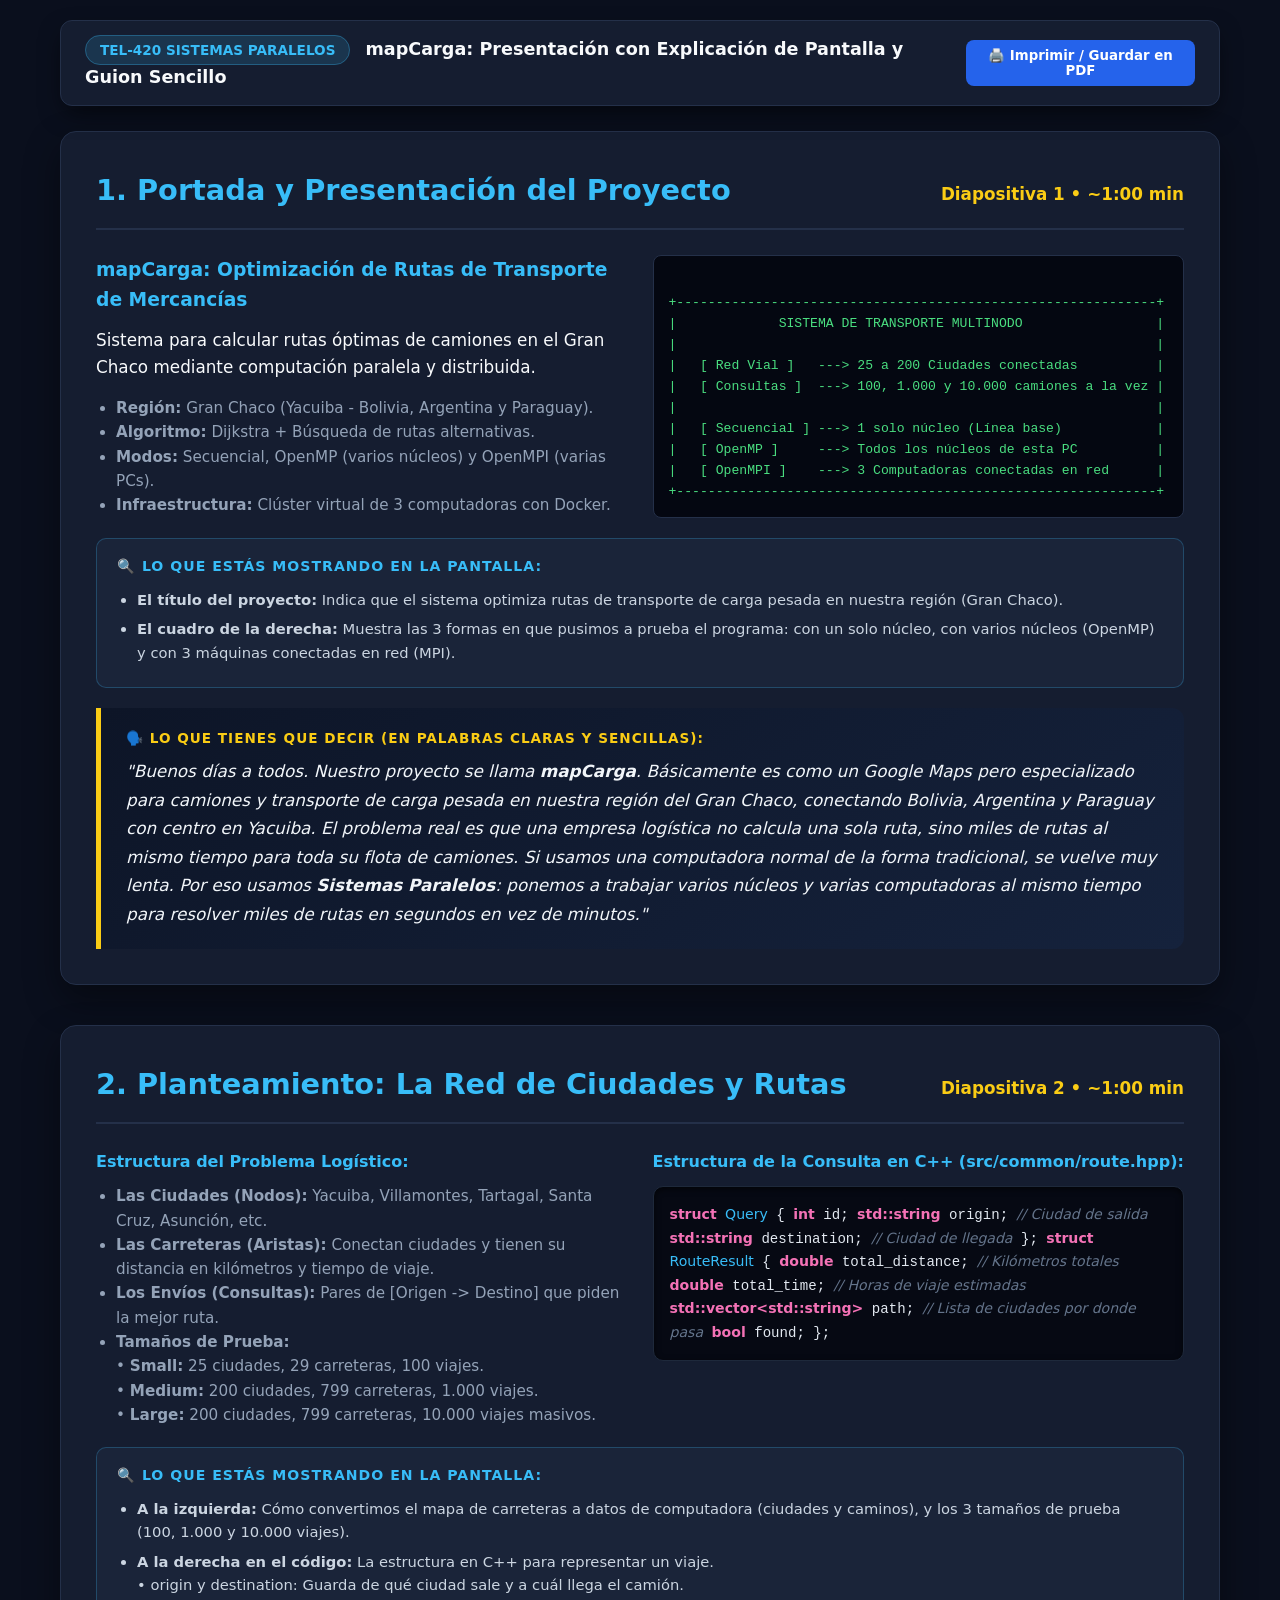
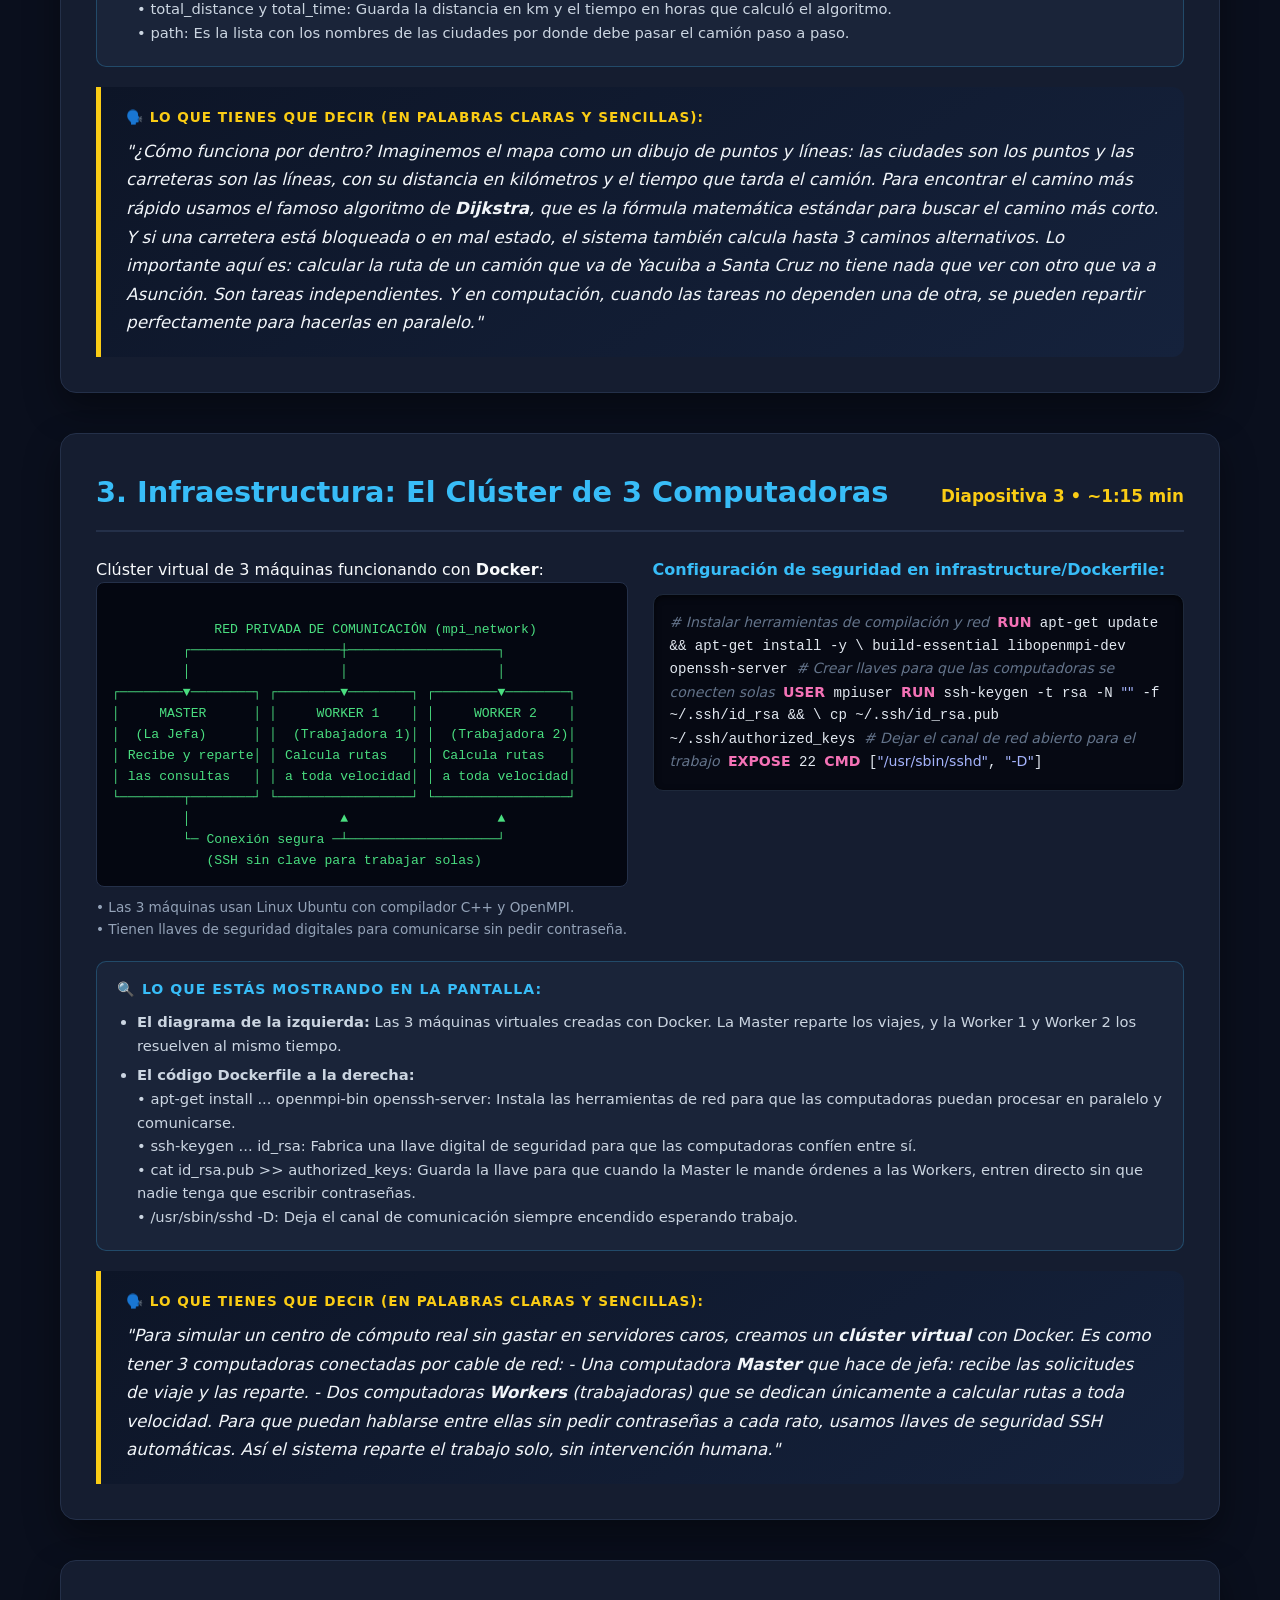
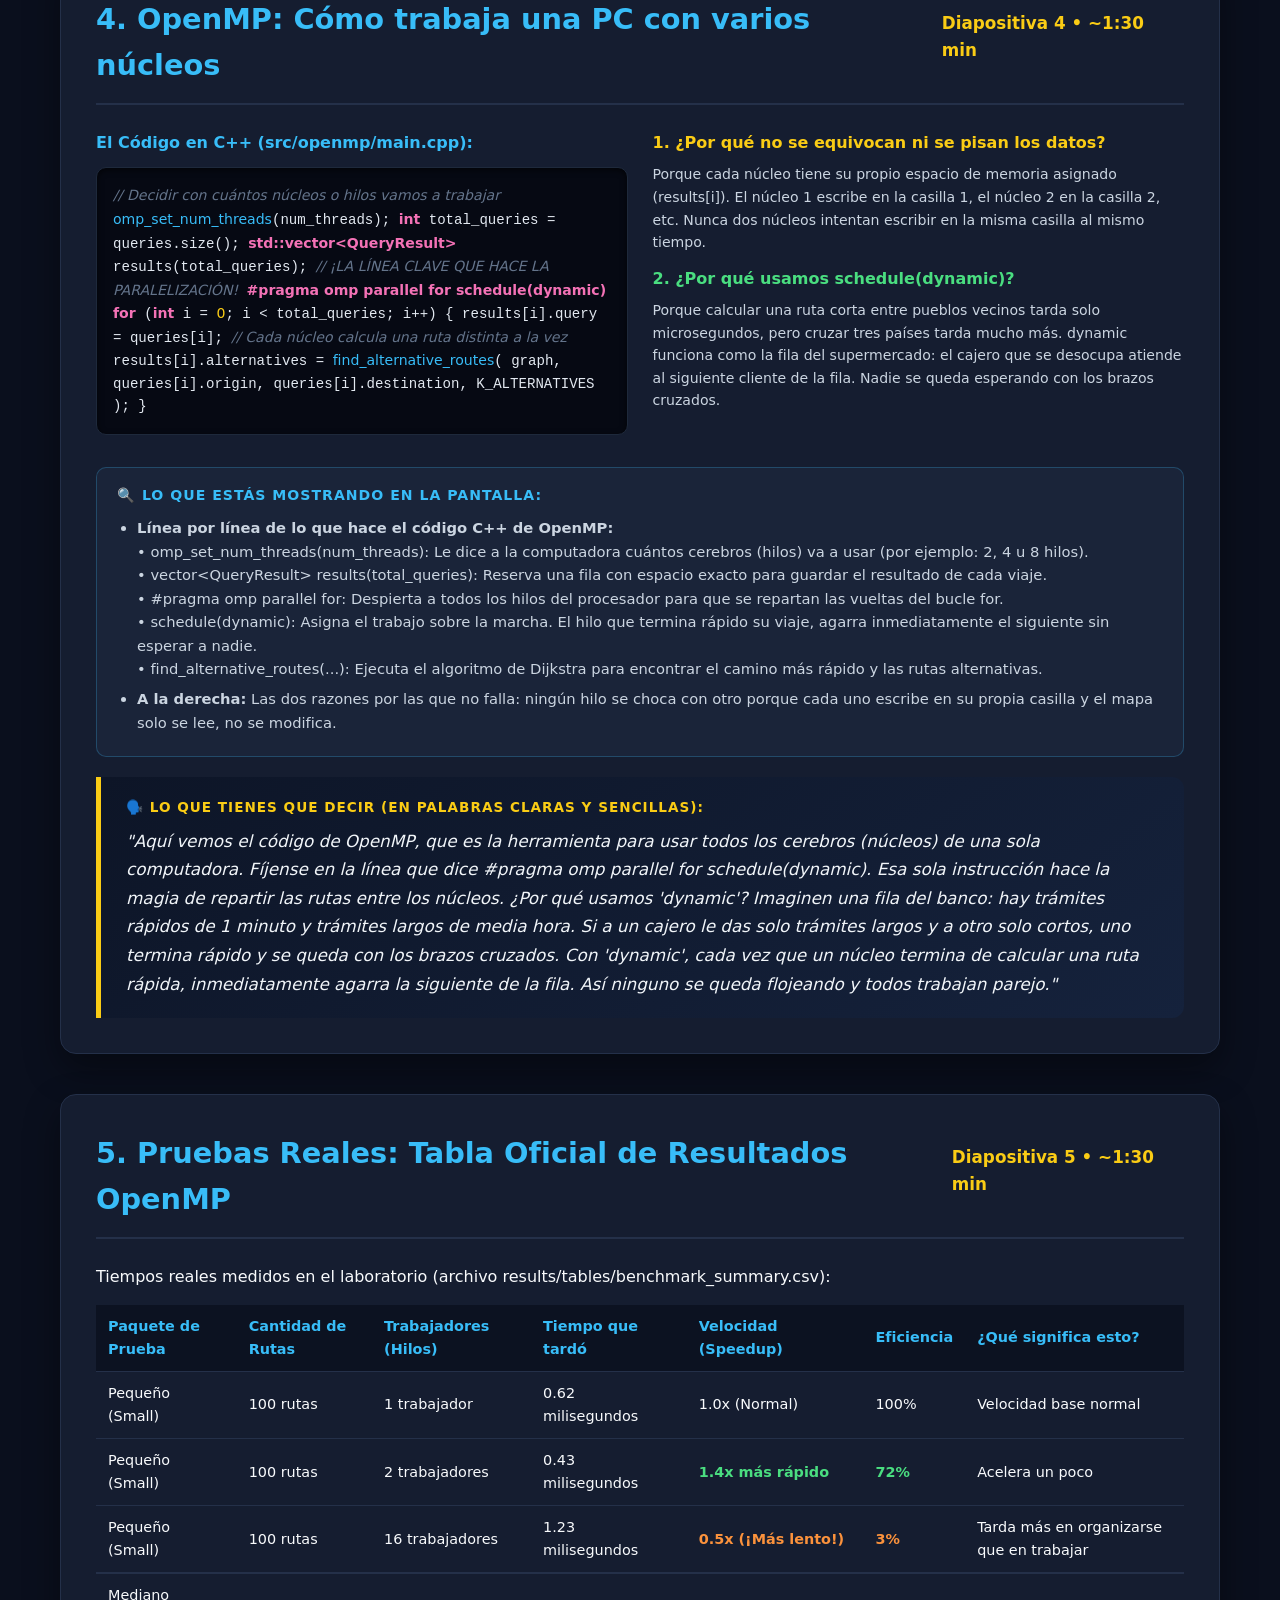
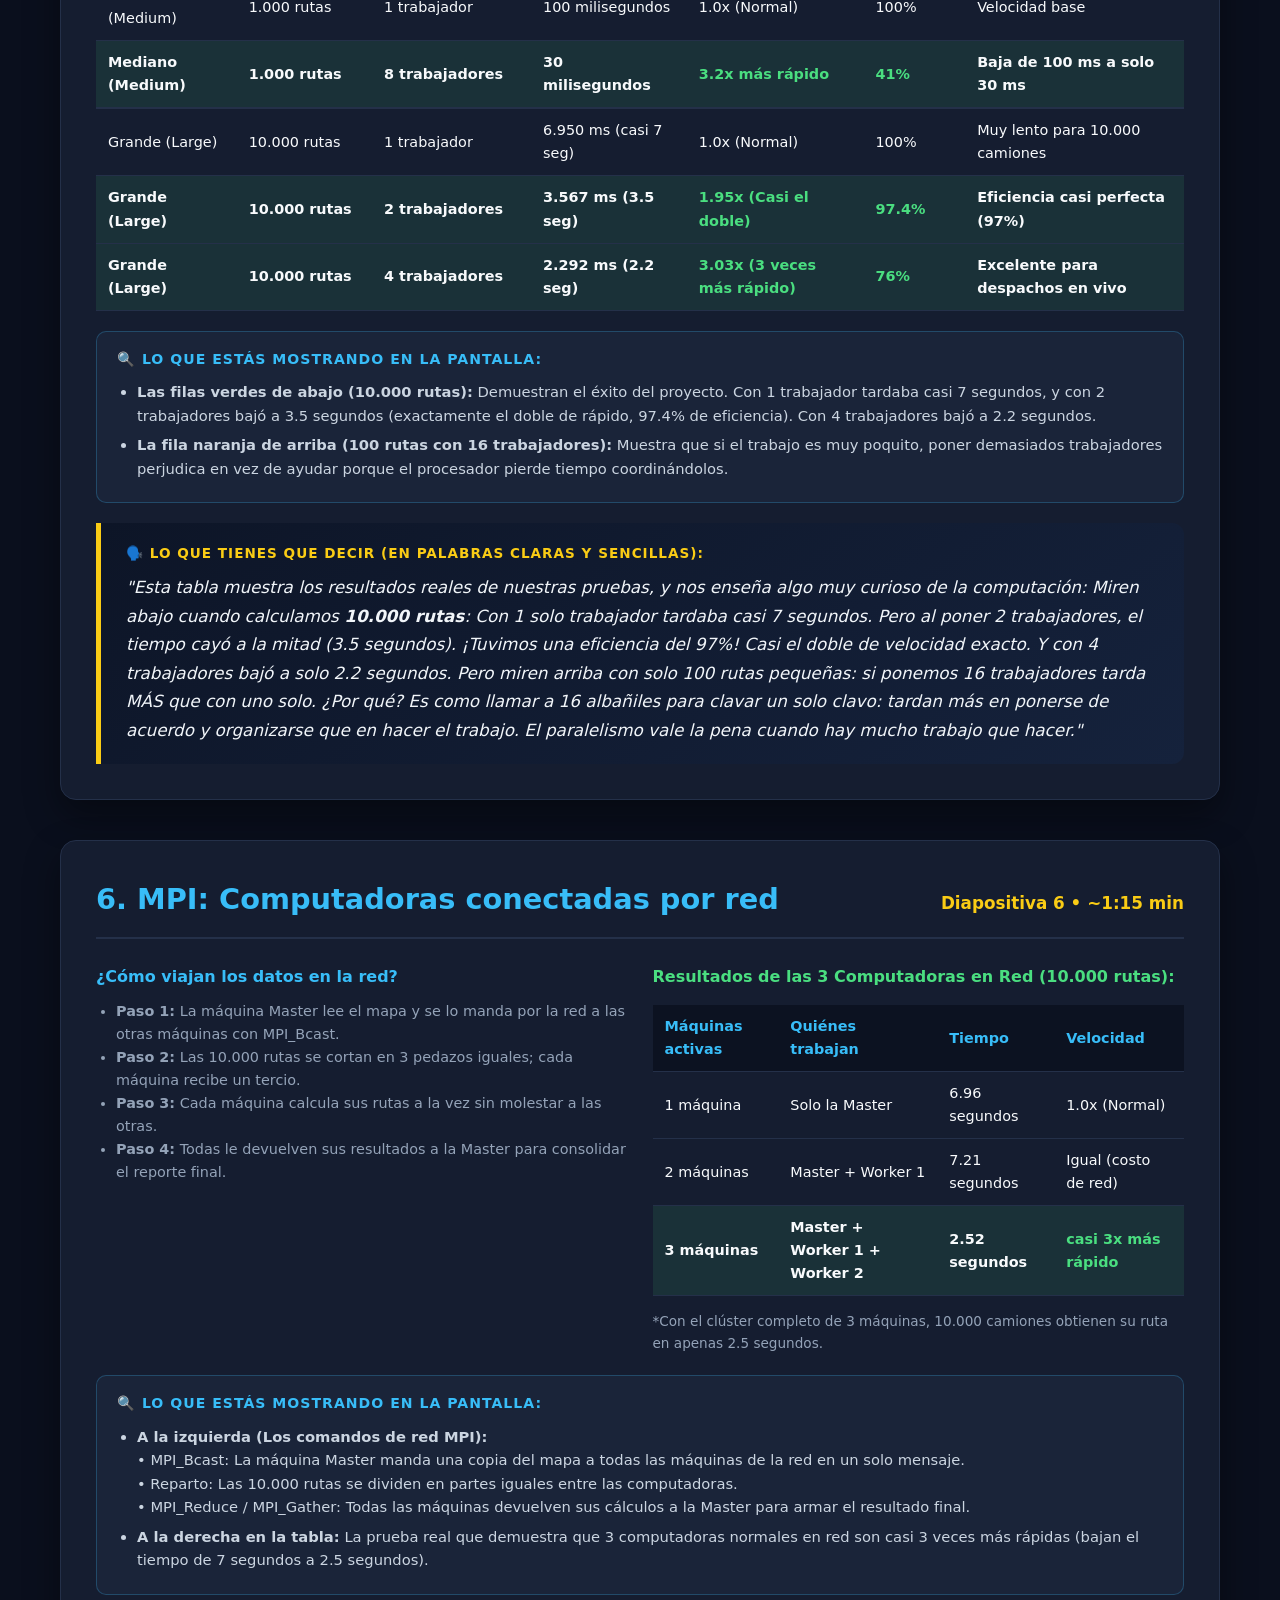
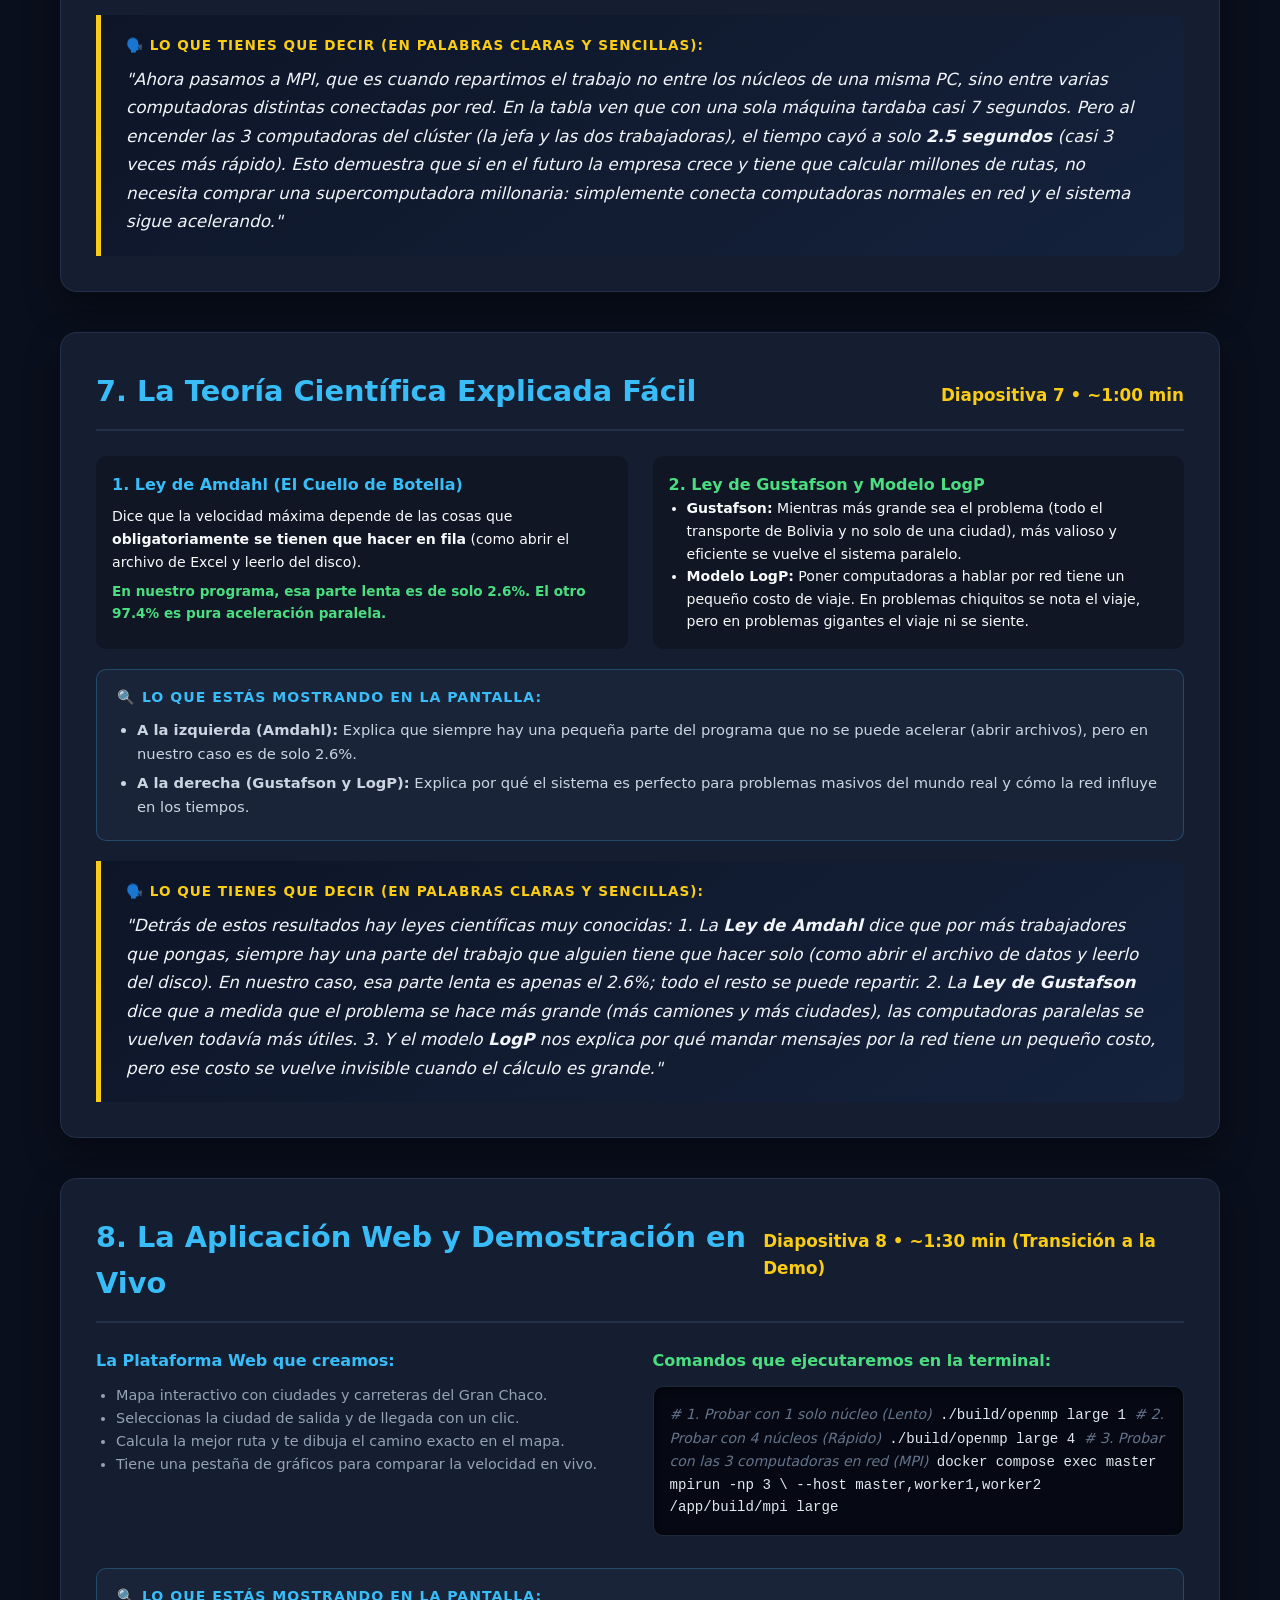
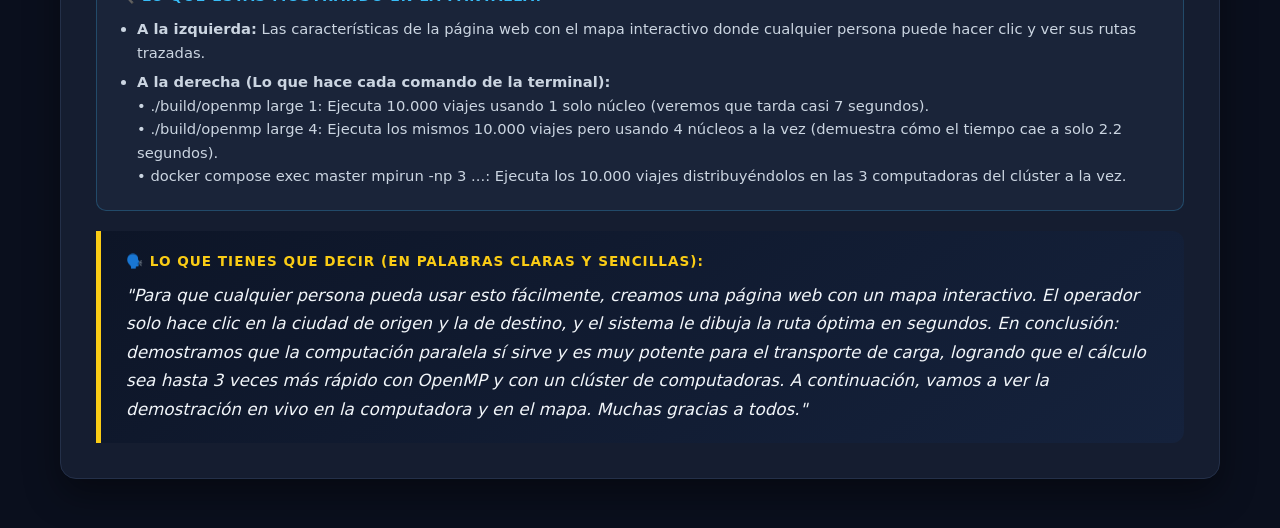
<file: docs/presentacion_defensa_transporte.html>
<!DOCTYPE html>
<html lang="es">
<head>
  <meta charset="UTF-8">
  <meta name="viewport" content="width=device-width, initial-scale=1.0">
  <title>Defensa de Proyecto: Optimización de Rutas de Transporte (mapCarga) - TEL-420</title>
  <style>
    :root {
      --bg-dark: #0a0f1d;
      --card-bg: #151d30;
      --accent-blue: #38bdf8;
      --accent-green: #4ade80;
      --accent-yellow: #facc15;
      --accent-purple: #c084fc;
      --accent-orange: #fb923c;
      --text-main: #f8fafc;
      --text-muted: #94a3b8;
      --border: #243049;
      --code-bg: #060913;
    }

    * { box-sizing: border-box; margin: 0; padding: 0; font-family: 'Segoe UI', system-ui, -apple-system, sans-serif; }
    body { background-color: var(--bg-dark); color: var(--text-main); line-height: 1.6; }

    .deck-container {
      max-width: 1200px;
      margin: 0 auto;
      padding: 20px;
    }

    .top-bar {
      display: flex;
      justify-content: space-between;
      align-items: center;
      background: var(--card-bg);
      padding: 14px 24px;
      border-radius: 12px;
      margin-bottom: 25px;
      border: 1px solid var(--border);
      position: sticky;
      top: 10px;
      z-index: 100;
      box-shadow: 0 10px 25px -5px rgba(0,0,0,0.6);
    }
    .badge {
      background: rgba(56, 189, 248, 0.15);
      color: var(--accent-blue);
      padding: 6px 14px;
      border-radius: 20px;
      font-weight: 600;
      font-size: 0.85rem;
      border: 1px solid rgba(56, 189, 248, 0.3);
    }
    .slide-nav button {
      background: #2563eb;
      color: white;
      border: none;
      padding: 8px 16px;
      border-radius: 8px;
      font-weight: 600;
      cursor: pointer;
      transition: all 0.2s;
    }
    .slide-nav button:hover { background: #1d4ed8; }

    .slide-card {
      background: var(--card-bg);
      border-radius: 16px;
      border: 1px solid var(--border);
      padding: 35px;
      margin-bottom: 40px;
      box-shadow: 0 15px 35px rgba(0,0,0,0.4);
    }
    .slide-header {
      border-bottom: 2px solid var(--border);
      padding-bottom: 15px;
      margin-bottom: 25px;
      display: flex;
      justify-content: space-between;
      align-items: baseline;
    }
    .slide-title { font-size: 1.8rem; color: var(--accent-blue); font-weight: 700; }
    .slide-num { font-size: 1.05rem; color: var(--accent-yellow); font-weight: 700; }

    .grid-2 {
      display: grid;
      grid-template-columns: 1fr 1fr;
      gap: 25px;
      margin-bottom: 20px;
    }
    @media(max-width: 900px) { .grid-2 { grid-template-columns: 1fr; } }

    .code-box {
      background: var(--code-bg);
      border-radius: 10px;
      border: 1px solid #1e293b;
      padding: 16px;
      font-family: 'Consolas', 'Fira Code', monospace;
      font-size: 0.88rem;
      color: #e2e8f0;
      overflow-x: auto;
      margin: 12px 0;
      box-shadow: inset 0 2px 6px rgba(0,0,0,0.6);
    }
    .kw { color: #f472b6; font-weight: bold; }
    .fn { color: #38bdf8; }
    .cm { color: #64748b; font-style: italic; }
    .st { color: #a5b4fc; }
    .num { color: #facc15; }

    table {
      width: 100%;
      border-collapse: collapse;
      margin: 15px 0;
      font-size: 0.9rem;
    }
    th, td {
      padding: 10px 12px;
      text-align: left;
      border-bottom: 1px solid var(--border);
    }
    th { background: rgba(10, 15, 29, 0.8); color: var(--accent-blue); font-weight: 600; }
    tr:hover { background: rgba(255,255,255,0.02); }
    .highlight-row { background: rgba(74, 222, 128, 0.1) !important; font-weight: bold; }
    .speedup-val { color: var(--accent-green); font-weight: bold; }
    .warn-val { color: var(--accent-orange); font-weight: bold; }

    /* Explicación de los elementos en pantalla */
    .screen-explain {
      background: rgba(36, 48, 73, 0.4);
      border: 1px solid rgba(56, 189, 248, 0.25);
      border-radius: 10px;
      padding: 16px 20px;
      margin-top: 20px;
    }
    .screen-explain-title {
      font-size: 0.88rem;
      text-transform: uppercase;
      letter-spacing: 1px;
      color: var(--accent-blue);
      font-weight: 700;
      margin-bottom: 10px;
      display: flex;
      align-items: center;
      gap: 6px;
    }
    .screen-explain ul {
      margin-left: 20px;
      color: #cbd5e1;
      font-size: 0.92rem;
    }
    .screen-explain li {
      margin-bottom: 6px;
    }

    /* Caja de qué decir */
    .speech-box {
      background: linear-gradient(145deg, #0d1527, #15223c);
      border-left: 5px solid var(--accent-yellow);
      border-radius: 0 12px 12px 0;
      padding: 20px 25px;
      margin-top: 20px;
    }
    .speech-label {
      display: flex;
      align-items: center;
      gap: 8px;
      font-size: 0.85rem;
      text-transform: uppercase;
      letter-spacing: 1px;
      color: var(--accent-yellow);
      font-weight: 700;
      margin-bottom: 8px;
    }
    .speech-text {
      font-size: 1.05rem;
      color: #f1f5f9;
      font-style: italic;
      line-height: 1.7;
    }

    .ascii-art {
      font-family: monospace;
      font-size: 0.82rem;
      background: #040711;
      color: var(--accent-green);
      padding: 15px;
      border-radius: 8px;
      white-space: pre;
      overflow-x: auto;
      border: 1px solid var(--border);
    }
  </style>
</head>
<body>

<div class="deck-container">

  <!-- Barra Superior -->
  <div class="top-bar">
    <div>
      <span class="badge">TEL-420 SISTEMAS PARALELOS</span>
      <strong style="margin-left: 10px; font-size: 1.1rem;">mapCarga: Presentación con Explicación de Pantalla y Guion Sencillo</strong>
    </div>
    <div class="slide-nav">
      <button onclick="window.print()">🖨️ Imprimir / Guardar en PDF</button>
    </div>
  </div>

  <!-- SLIDE 1 -->
  <div class="slide-card" id="slide1">
    <div class="slide-header">
      <div class="slide-title">1. Portada y Presentación del Proyecto</div>
      <div class="slide-num">Diapositiva 1 • ~1:00 min</div>
    </div>
    <div class="grid-2">
      <div>
        <h3 style="color: var(--accent-blue); margin-bottom: 12px;">mapCarga: Optimización de Rutas de Transporte de Mercancías</h3>
        <p style="font-size: 1.05rem; margin-bottom: 15px;">Sistema para calcular rutas óptimas de camiones en el Gran Chaco mediante computación paralela y distribuida.</p>
        <ul style="color: var(--text-muted); margin-left: 20px; font-size: 0.95rem;">
          <li><strong>Región:</strong> Gran Chaco (Yacuiba - Bolivia, Argentina y Paraguay).</li>
          <li><strong>Algoritmo:</strong> Dijkstra + Búsqueda de rutas alternativas.</li>
          <li><strong>Modos:</strong> Secuencial, OpenMP (varios núcleos) y OpenMPI (varias PCs).</li>
          <li><strong>Infraestructura:</strong> Clúster virtual de 3 computadoras con Docker.</li>
        </ul>
      </div>
      <div>
        <div class="ascii-art">
+-------------------------------------------------------------+
|             SISTEMA DE TRANSPORTE MULTINODO                 |
|                                                             |
|   [ Red Vial ]   ---> 25 a 200 Ciudades conectadas          |
|   [ Consultas ]  ---> 100, 1.000 y 10.000 camiones a la vez |
|                                                             |
|   [ Secuencial ] ---> 1 solo núcleo (Línea base)            |
|   [ OpenMP ]     ---> Todos los núcleos de esta PC          |
|   [ OpenMPI ]    ---> 3 Computadoras conectadas en red      |
+-------------------------------------------------------------+</div>
      </div>
    </div>

    <!-- EXPLICACIÓN DE LO QUE HAY EN LA DIAPOSITIVA -->
    <div class="screen-explain">
      <div class="screen-explain-title">🔍 Lo que estás mostrando en la pantalla:</div>
      <ul>
        <li><strong>El título del proyecto:</strong> Indica que el sistema optimiza rutas de transporte de carga pesada en nuestra región (Gran Chaco).</li>
        <li><strong>El cuadro de la derecha:</strong> Muestra las 3 formas en que pusimos a prueba el programa: con un solo núcleo, con varios núcleos (OpenMP) y con 3 máquinas conectadas en red (MPI).</li>
      </ul>
    </div>

    <!-- GUION ORAL -->
    <div class="speech-box">
      <div class="speech-label">🗣️ Lo que tienes que decir (En palabras claras y sencillas):</div>
      <div class="speech-text">
        "Buenos días a todos. Nuestro proyecto se llama <strong>mapCarga</strong>. 
        Básicamente es como un <em>Google Maps</em> pero especializado para camiones y transporte de carga pesada en nuestra región del Gran Chaco, conectando Bolivia, Argentina y Paraguay con centro en Yacuiba.
        El problema real es que una empresa logística no calcula una sola ruta, sino miles de rutas al mismo tiempo para toda su flota de camiones. Si usamos una computadora normal de la forma tradicional, se vuelve muy lenta.
        Por eso usamos <strong>Sistemas Paralelos</strong>: ponemos a trabajar varios núcleos y varias computadoras al mismo tiempo para resolver miles de rutas en segundos en vez de minutos."
      </div>
    </div>
  </div>

  <!-- SLIDE 2 -->
  <div class="slide-card" id="slide2">
    <div class="slide-header">
      <div class="slide-title">2. Planteamiento: La Red de Ciudades y Rutas</div>
      <div class="slide-num">Diapositiva 2 • ~1:00 min</div>
    </div>
    <div class="grid-2">
      <div>
        <h4 style="color: var(--accent-blue); margin-bottom: 10px;">Estructura del Problema Logístico:</h4>
        <ul style="font-size: 0.95rem; margin-left: 20px; color: var(--text-muted);">
          <li><strong>Las Ciudades (Nodos):</strong> Yacuiba, Villamontes, Tartagal, Santa Cruz, Asunción, etc.</li>
          <li><strong>Las Carreteras (Aristas):</strong> Conectan ciudades y tienen su distancia en kilómetros y tiempo de viaje.</li>
          <li><strong>Los Envíos (Consultas):</strong> Pares de [Origen -> Destino] que piden la mejor ruta.</li>
          <li><strong>Tamaños de Prueba:</strong>
            <br>• <strong>Small:</strong> 25 ciudades, 29 carreteras, 100 viajes.
            <br>• <strong>Medium:</strong> 200 ciudades, 799 carreteras, 1.000 viajes.
            <br>• <strong>Large:</strong> 200 ciudades, 799 carreteras, 10.000 viajes masivos.
          </li>
        </ul>
      </div>
      <div>
        <div style="color: var(--accent-blue); font-weight: 600;">Estructura de la Consulta en C++ (<code>src/common/route.hpp</code>):</div>
        <div class="code-box">
<span class="kw">struct</span> <span class="fn">Query</span> {
    <span class="kw">int</span> id;
    <span class="kw">std::string</span> origin;      <span class="cm">// Ciudad de salida</span>
    <span class="kw">std::string</span> destination; <span class="cm">// Ciudad de llegada</span>
};

<span class="kw">struct</span> <span class="fn">RouteResult</span> {
    <span class="kw">double</span> total_distance;   <span class="cm">// Kilómetros totales</span>
    <span class="kw">double</span> total_time;       <span class="cm">// Horas de viaje estimadas</span>
    <span class="kw">std::vector&lt;std::string&gt;</span> path; <span class="cm">// Lista de ciudades por donde pasa</span>
    <span class="kw">bool</span> found;
};</div>
      </div>
    </div>

    <!-- EXPLICACIÓN DE LO QUE HAY EN LA DIAPOSITIVA -->
    <div class="screen-explain">
      <div class="screen-explain-title">🔍 Lo que estás mostrando en la pantalla:</div>
      <ul>
        <li><strong>A la izquierda:</strong> Cómo convertimos el mapa de carreteras a datos de computadora (ciudades y caminos), y los 3 tamaños de prueba (100, 1.000 y 10.000 viajes).</li>
        <li><strong>A la derecha en el código:</strong> La estructura en C++ para representar un viaje.
          <br>• <code>origin</code> y <code>destination</code>: Guarda de qué ciudad sale y a cuál llega el camión.
          <br>• <code>total_distance</code> y <code>total_time</code>: Guarda la distancia en km y el tiempo en horas que calculó el algoritmo.
          <br>• <code>path</code>: Es la lista con los nombres de las ciudades por donde debe pasar el camión paso a paso.
        </li>
      </ul>
    </div>

    <!-- GUION ORAL -->
    <div class="speech-box">
      <div class="speech-label">🗣️ Lo que tienes que decir (En palabras claras y sencillas):</div>
      <div class="speech-text">
        "¿Cómo funciona por dentro? Imaginemos el mapa como un dibujo de puntos y líneas: las ciudades son los puntos y las carreteras son las líneas, con su distancia en kilómetros y el tiempo que tarda el camión.
        Para encontrar el camino más rápido usamos el famoso algoritmo de <strong>Dijkstra</strong>, que es la fórmula matemática estándar para buscar el camino más corto. Y si una carretera está bloqueada o en mal estado, el sistema también calcula hasta 3 caminos alternativos.
        Lo importante aquí es: calcular la ruta de un camión que va de Yacuiba a Santa Cruz no tiene nada que ver con otro que va a Asunción. Son tareas independientes. Y en computación, cuando las tareas no dependen una de otra, se pueden repartir perfectamente para hacerlas en paralelo."
      </div>
    </div>
  </div>

  <!-- SLIDE 3 -->
  <div class="slide-card" id="slide3">
    <div class="slide-header">
      <div class="slide-title">3. Infraestructura: El Clúster de 3 Computadoras</div>
      <div class="slide-num">Diapositiva 3 • ~1:15 min</div>
    </div>
    <div class="grid-2">
      <div>
        <p>Clúster virtual de 3 máquinas funcionando con <strong>Docker</strong>:</p>
        <div class="ascii-art">
             RED PRIVADA DE COMUNICACIÓN (mpi_network)
         ┌───────────────────┼───────────────────┐
         │                   │                   │
┌────────▼────────┐ ┌────────▼────────┐ ┌────────▼────────┐
│     MASTER      │ │     WORKER 1    │ │     WORKER 2    │
│  (La Jefa)      │ │  (Trabajadora 1)│ │  (Trabajadora 2)│
│ Recibe y reparte│ │ Calcula rutas   │ │ Calcula rutas   │
│ las consultas   │ │ a toda velocidad│ │ a toda velocidad│
└────────┬────────┘ └─────────────────┘ └─────────────────┘
         │                   ▲                   ▲
         └─ Conexión segura ─┴───────────────────┘
            (SSH sin clave para trabajar solas)</div>
        <p style="font-size: 0.85rem; color: var(--text-muted); margin-top: 10px;">
          • Las 3 máquinas usan Linux Ubuntu con compilador C++ y OpenMPI.<br>
          • Tienen llaves de seguridad digitales para comunicarse sin pedir contraseña.
        </p>
      </div>
      <div>
        <div style="color: var(--accent-blue); font-weight: 600;">Configuración de seguridad en <code>infrastructure/Dockerfile</code>:</div>
        <div class="code-box">
<span class="cm"># Instalar herramientas de compilación y red</span>
<span class="kw">RUN</span> apt-get update && apt-get install -y \
    build-essential libopenmpi-dev openssh-server

<span class="cm"># Crear llaves para que las computadoras se conecten solas</span>
<span class="kw">USER</span> mpiuser
<span class="kw">RUN</span> ssh-keygen -t rsa -N <span class="st">""</span> -f ~/.ssh/id_rsa && \
    cp ~/.ssh/id_rsa.pub ~/.ssh/authorized_keys

<span class="cm"># Dejar el canal de red abierto para el trabajo</span>
<span class="kw">EXPOSE</span> 22
<span class="kw">CMD</span> [<span class="st">"/usr/sbin/sshd"</span>, <span class="st">"-D"</span>]</div>
      </div>
    </div>

    <!-- EXPLICACIÓN DE LO QUE HAY EN LA DIAPOSITIVA -->
    <div class="screen-explain">
      <div class="screen-explain-title">🔍 Lo que estás mostrando en la pantalla:</div>
      <ul>
        <li><strong>El diagrama de la izquierda:</strong> Las 3 máquinas virtuales creadas con Docker. La <code>Master</code> reparte los viajes, y la <code>Worker 1</code> y <code>Worker 2</code> los resuelven al mismo tiempo.</li>
        <li><strong>El código Dockerfile a la derecha:</strong>
          <br>• <code>apt-get install ... openmpi-bin openssh-server</code>: Instala las herramientas de red para que las computadoras puedan procesar en paralelo y comunicarse.
          <br>• <code>ssh-keygen ... id_rsa</code>: Fabrica una llave digital de seguridad para que las computadoras confíen entre sí.
          <br>• <code>cat id_rsa.pub &gt;&gt; authorized_keys</code>: Guarda la llave para que cuando la Master le mande órdenes a las Workers, entren directo sin que nadie tenga que escribir contraseñas.
          <br>• <code>/usr/sbin/sshd -D</code>: Deja el canal de comunicación siempre encendido esperando trabajo.
        </li>
      </ul>
    </div>

    <!-- GUION ORAL -->
    <div class="speech-box">
      <div class="speech-label">🗣️ Lo que tienes que decir (En palabras claras y sencillas):</div>
      <div class="speech-text">
        "Para simular un centro de cómputo real sin gastar en servidores caros, creamos un <strong>clúster virtual</strong> con Docker.
        Es como tener 3 computadoras conectadas por cable de red:
        - Una computadora <strong>Master</strong> que hace de jefa: recibe las solicitudes de viaje y las reparte.
        - Dos computadoras <strong>Workers</strong> (trabajadoras) que se dedican únicamente a calcular rutas a toda velocidad.
        Para que puedan hablarse entre ellas sin pedir contraseñas a cada rato, usamos llaves de seguridad SSH automáticas. Así el sistema reparte el trabajo solo, sin intervención humana."
      </div>
    </div>
  </div>

  <!-- SLIDE 4 -->
  <div class="slide-card" id="slide4">
    <div class="slide-header">
      <div class="slide-title">4. OpenMP: Cómo trabaja una PC con varios núcleos</div>
      <div class="slide-num">Diapositiva 4 • ~1:30 min</div>
    </div>
    <div class="grid-2">
      <div>
        <p style="color: var(--accent-blue); font-weight: 600;">El Código en C++ (<code>src/openmp/main.cpp</code>):</p>
        <div class="code-box">
<span class="cm">// Decidir con cuántos núcleos o hilos vamos a trabajar</span>
<span class="fn">omp_set_num_threads</span>(num_threads);

<span class="kw">int</span> total_queries = queries.size();
<span class="kw">std::vector&lt;QueryResult&gt;</span> results(total_queries);

<span class="cm">// ¡LA LÍNEA CLAVE QUE HACE LA PARALELIZACIÓN!</span>
<span class="kw">#pragma omp parallel for schedule(dynamic)</span>
<span class="kw">for</span> (<span class="kw">int</span> i = <span class="num">0</span>; i &lt; total_queries; i++) {
    results[i].query = queries[i];

    <span class="cm">// Cada núcleo calcula una ruta distinta a la vez</span>
    results[i].alternatives = <span class="fn">find_alternative_routes</span>(
        graph, queries[i].origin, queries[i].destination, K_ALTERNATIVES
    );
}</div>
      </div>
      <div>
        <h4 style="color: var(--accent-yellow); margin-bottom: 8px;">1. ¿Por qué no se equivocan ni se pisan los datos?</h4>
        <p style="font-size: 0.88rem; color: #cbd5e1; margin-bottom: 12px;">
          Porque cada núcleo tiene su propio espacio de memoria asignado (<code>results[i]</code>). El núcleo 1 escribe en la casilla 1, el núcleo 2 en la casilla 2, etc. Nunca dos núcleos intentan escribir en la misma casilla al mismo tiempo.
        </p>

        <h4 style="color: var(--accent-green); margin-bottom: 8px;">2. ¿Por qué usamos <code>schedule(dynamic)</code>?</h4>
        <p style="font-size: 0.88rem; color: #cbd5e1;">
          Porque calcular una ruta corta entre pueblos vecinos tarda solo microsegundos, pero cruzar tres países tarda mucho más. <code>dynamic</code> funciona como la fila del supermercado: el cajero que se desocupa atiende al siguiente cliente de la fila. Nadie se queda esperando con los brazos cruzados.
        </p>
      </div>
    </div>

    <!-- EXPLICACIÓN DE LO QUE HAY EN LA DIAPOSITIVA -->
    <div class="screen-explain">
      <div class="screen-explain-title">🔍 Lo que estás mostrando en la pantalla:</div>
      <ul>
        <li><strong>Línea por línea de lo que hace el código C++ de OpenMP:</strong>
          <br>• <code>omp_set_num_threads(num_threads)</code>: Le dice a la computadora cuántos cerebros (hilos) va a usar (por ejemplo: 2, 4 u 8 hilos).
          <br>• <code>vector&lt;QueryResult&gt; results(total_queries)</code>: Reserva una fila con espacio exacto para guardar el resultado de cada viaje.
          <br>• <code>#pragma omp parallel for</code>: Despierta a todos los hilos del procesador para que se repartan las vueltas del bucle <code>for</code>.
          <br>• <code>schedule(dynamic)</code>: Asigna el trabajo sobre la marcha. El hilo que termina rápido su viaje, agarra inmediatamente el siguiente sin esperar a nadie.
          <br>• <code>find_alternative_routes(...)</code>: Ejecuta el algoritmo de Dijkstra para encontrar el camino más rápido y las rutas alternativas.
        </li>
        <li><strong>A la derecha:</strong> Las dos razones por las que no falla: ningún hilo se choca con otro porque cada uno escribe en su propia casilla y el mapa solo se lee, no se modifica.</li>
      </ul>
    </div>

    <!-- GUION ORAL -->
    <div class="speech-box">
      <div class="speech-label">🗣️ Lo que tienes que decir (En palabras claras y sencillas):</div>
      <div class="speech-text">
        "Aquí vemos el código de OpenMP, que es la herramienta para usar todos los cerebros (núcleos) de una sola computadora.
        Fíjense en la línea que dice <code>#pragma omp parallel for schedule(dynamic)</code>. Esa sola instrucción hace la magia de repartir las rutas entre los núcleos.
        ¿Por qué usamos 'dynamic'? Imaginen una fila del banco: hay trámites rápidos de 1 minuto y trámites largos de media hora. Si a un cajero le das solo trámites largos y a otro solo cortos, uno termina rápido y se queda con los brazos cruzados. Con 'dynamic', cada vez que un núcleo termina de calcular una ruta rápida, inmediatamente agarra la siguiente de la fila. Así ninguno se queda flojeando y todos trabajan parejo."
      </div>
    </div>
  </div>

  <!-- SLIDE 5 -->
  <div class="slide-card" id="slide5">
    <div class="slide-header">
      <div class="slide-title">5. Pruebas Reales: Tabla Oficial de Resultados OpenMP</div>
      <div class="slide-num">Diapositiva 5 • ~1:30 min</div>
    </div>
    <p>Tiempos reales medidos en el laboratorio (archivo <code>results/tables/benchmark_summary.csv</code>):</p>
    
    <table>
      <thead>
        <tr>
          <th>Paquete de Prueba</th>
          <th>Cantidad de Rutas</th>
          <th>Trabajadores (Hilos)</th>
          <th>Tiempo que tardó</th>
          <th>Velocidad (Speedup)</th>
          <th>Eficiencia</th>
          <th>¿Qué significa esto?</th>
        </tr>
      </thead>
      <tbody>
        <!-- Small -->
        <tr>
          <td>Pequeño (Small)</td>
          <td>100 rutas</td>
          <td>1 trabajador</td>
          <td>0.62 milisegundos</td>
          <td>1.0x (Normal)</td>
          <td>100%</td>
          <td>Velocidad base normal</td>
        </tr>
        <tr>
          <td>Pequeño (Small)</td>
          <td>100 rutas</td>
          <td>2 trabajadores</td>
          <td>0.43 milisegundos</td>
          <td class="speedup-val">1.4x más rápido</td>
          <td class="speedup-val">72%</td>
          <td>Acelera un poco</td>
        </tr>
        <tr>
          <td>Pequeño (Small)</td>
          <td>100 rutas</td>
          <td>16 trabajadores</td>
          <td>1.23 milisegundos</td>
          <td class="warn-val">0.5x (¡Más lento!)</td>
          <td class="warn-val">3%</td>
          <td>Tarda más en organizarse que en trabajar</td>
        </tr>
        <!-- Medium -->
        <tr style="border-top: 2px solid var(--border);">
          <td>Mediano (Medium)</td>
          <td>1.000 rutas</td>
          <td>1 trabajador</td>
          <td>100 milisegundos</td>
          <td>1.0x (Normal)</td>
          <td>100%</td>
          <td>Velocidad base</td>
        </tr>
        <tr class="highlight-row">
          <td>Mediano (Medium)</td>
          <td>1.000 rutas</td>
          <td>8 trabajadores</td>
          <td>30 milisegundos</td>
          <td class="speedup-val">3.2x más rápido</td>
          <td class="speedup-val">41%</td>
          <td>Baja de 100 ms a solo 30 ms</td>
        </tr>
        <!-- Large -->
        <tr style="border-top: 2px solid var(--border);">
          <td>Grande (Large)</td>
          <td>10.000 rutas</td>
          <td>1 trabajador</td>
          <td>6.950 ms (casi 7 seg)</td>
          <td>1.0x (Normal)</td>
          <td>100%</td>
          <td>Muy lento para 10.000 camiones</td>
        </tr>
        <tr class="highlight-row">
          <td>Grande (Large)</td>
          <td>10.000 rutas</td>
          <td>2 trabajadores</td>
          <td>3.567 ms (3.5 seg)</td>
          <td class="speedup-val">1.95x (Casi el doble)</td>
          <td class="speedup-val">97.4%</td>
          <td>Eficiencia casi perfecta (97%)</td>
        </tr>
        <tr class="highlight-row">
          <td>Grande (Large)</td>
          <td>10.000 rutas</td>
          <td>4 trabajadores</td>
          <td>2.292 ms (2.2 seg)</td>
          <td class="speedup-val">3.03x (3 veces más rápido)</td>
          <td class="speedup-val">76%</td>
          <td>Excelente para despachos en vivo</td>
        </tr>
      </tbody>
    </table>

    <!-- EXPLICACIÓN DE LO QUE HAY EN LA DIAPOSITIVA -->
    <div class="screen-explain">
      <div class="screen-explain-title">🔍 Lo que estás mostrando en la pantalla:</div>
      <ul>
        <li><strong>Las filas verdes de abajo (10.000 rutas):</strong> Demuestran el éxito del proyecto. Con 1 trabajador tardaba casi 7 segundos, y con 2 trabajadores bajó a 3.5 segundos (exactamente el doble de rápido, 97.4% de eficiencia). Con 4 trabajadores bajó a 2.2 segundos.</li>
        <li><strong>La fila naranja de arriba (100 rutas con 16 trabajadores):</strong> Muestra que si el trabajo es muy poquito, poner demasiados trabajadores perjudica en vez de ayudar porque el procesador pierde tiempo coordinándolos.</li>
      </ul>
    </div>

    <!-- GUION ORAL -->
    <div class="speech-box">
      <div class="speech-label">🗣️ Lo que tienes que decir (En palabras claras y sencillas):</div>
      <div class="speech-text">
        "Esta tabla muestra los resultados reales de nuestras pruebas, y nos enseña algo muy curioso de la computación:
        Miren abajo cuando calculamos <strong>10.000 rutas</strong>:
        Con 1 solo trabajador tardaba casi 7 segundos. Pero al poner 2 trabajadores, el tiempo cayó a la mitad (3.5 segundos). ¡Tuvimos una eficiencia del 97%! Casi el doble de velocidad exacto. Y con 4 trabajadores bajó a solo 2.2 segundos.
        Pero miren arriba con solo 100 rutas pequeñas: si ponemos 16 trabajadores tarda MÁS que con uno solo. ¿Por qué? Es como llamar a 16 albañiles para clavar un solo clavo: tardan más en ponerse de acuerdo y organizarse que en hacer el trabajo. El paralelismo vale la pena cuando hay mucho trabajo que hacer."
      </div>
    </div>
  </div>

  <!-- SLIDE 6 -->
  <div class="slide-card" id="slide6">
    <div class="slide-header">
      <div class="slide-title">6. MPI: Computadoras conectadas por red</div>
      <div class="slide-num">Diapositiva 6 • ~1:15 min</div>
    </div>
    <div class="grid-2">
      <div>
        <h4 style="color: var(--accent-blue); margin-bottom: 10px;">¿Cómo viajan los datos en la red?</h4>
        <ul style="font-size: 0.9rem; margin-left: 20px; color: var(--text-muted);">
          <li><strong>Paso 1:</strong> La máquina Master lee el mapa y se lo manda por la red a las otras máquinas con <code>MPI_Bcast</code>.</li>
          <li><strong>Paso 2:</strong> Las 10.000 rutas se cortan en 3 pedazos iguales; cada máquina recibe un tercio.</li>
          <li><strong>Paso 3:</strong> Cada máquina calcula sus rutas a la vez sin molestar a las otras.</li>
          <li><strong>Paso 4:</strong> Todas le devuelven sus resultados a la Master para consolidar el reporte final.</li>
        </ul>
      </div>
      <div>
        <p style="color: var(--accent-green); font-weight: 600;">Resultados de las 3 Computadoras en Red (10.000 rutas):</p>
        <table>
          <thead>
            <tr><th>Máquinas activas</th><th>Quiénes trabajan</th><th>Tiempo</th><th>Velocidad</th></tr>
          </thead>
          <tbody>
            <tr><td>1 máquina</td><td>Solo la Master</td><td>6.96 segundos</td><td>1.0x (Normal)</td></tr>
            <tr><td>2 máquinas</td><td>Master + Worker 1</td><td>7.21 segundos</td><td>Igual (costo de red)</td></tr>
            <tr class="highlight-row">
              <td>3 máquinas</td>
              <td>Master + Worker 1 + Worker 2</td>
              <td>2.52 segundos</td>
              <td class="speedup-val">casi 3x más rápido</td>
            </tr>
          </tbody>
        </table>
        <p style="font-size: 0.85rem; color: var(--text-muted); margin-top: 5px;">
          *Con el clúster completo de 3 máquinas, 10.000 camiones obtienen su ruta en apenas 2.5 segundos.
        </p>
      </div>
    </div>

    <!-- EXPLICACIÓN DE LO QUE HAY EN LA DIAPOSITIVA -->
    <div class="screen-explain">
      <div class="screen-explain-title">🔍 Lo que estás mostrando en la pantalla:</div>
      <ul>
        <li><strong>A la izquierda (Los comandos de red MPI):</strong>
          <br>• <code>MPI_Bcast</code>: La máquina Master manda una copia del mapa a todas las máquinas de la red en un solo mensaje.
          <br>• Reparto: Las 10.000 rutas se dividen en partes iguales entre las computadoras.
          <br>• <code>MPI_Reduce / MPI_Gather</code>: Todas las máquinas devuelven sus cálculos a la Master para armar el resultado final.
        </li>
        <li><strong>A la derecha en la tabla:</strong> La prueba real que demuestra que 3 computadoras normales en red son casi 3 veces más rápidas (bajan el tiempo de 7 segundos a 2.5 segundos).</li>
      </ul>
    </div>

    <!-- GUION ORAL -->
    <div class="speech-box">
      <div class="speech-label">🗣️ Lo que tienes que decir (En palabras claras y sencillas):</div>
      <div class="speech-text">
        "Ahora pasamos a MPI, que es cuando repartimos el trabajo no entre los núcleos de una misma PC, sino entre varias computadoras distintas conectadas por red.
        En la tabla ven que con una sola máquina tardaba casi 7 segundos. Pero al encender las 3 computadoras del clúster (la jefa y las dos trabajadoras), el tiempo cayó a solo <strong>2.5 segundos</strong> (casi 3 veces más rápido).
        Esto demuestra que si en el futuro la empresa crece y tiene que calcular millones de rutas, no necesita comprar una supercomputadora millonaria: simplemente conecta computadoras normales en red y el sistema sigue acelerando."
      </div>
    </div>
  </div>

  <!-- SLIDE 7 -->
  <div class="slide-card" id="slide7">
    <div class="slide-header">
      <div class="slide-title">7. La Teoría Científica Explicada Fácil</div>
      <div class="slide-num">Diapositiva 7 • ~1:00 min</div>
    </div>
    <div class="grid-2">
      <div style="background: rgba(0,0,0,0.25); padding: 16px; border-radius: 10px;">
        <h4 style="color: var(--accent-blue);">1. Ley de Amdahl (El Cuello de Botella)</h4>
        <p style="font-size: 0.88rem; margin: 8px 0;">
          Dice que la velocidad máxima depende de las cosas que <strong>obligatoriamente se tienen que hacer en fila</strong> (como abrir el archivo de Excel y leerlo del disco).
        </p>
        <p style="font-size: 0.85rem; color: var(--accent-green); font-weight: 600;">
          En nuestro programa, esa parte lenta es de solo 2.6%. El otro 97.4% es pura aceleración paralela.
        </p>
      </div>
      <div style="background: rgba(0,0,0,0.25); padding: 16px; border-radius: 10px;">
        <h4 style="color: var(--accent-green);">2. Ley de Gustafson y Modelo LogP</h4>
        <ul style="font-size: 0.88rem; margin-left: 18px;">
          <li><strong>Gustafson:</strong> Mientras más grande sea el problema (todo el transporte de Bolivia y no solo de una ciudad), más valioso y eficiente se vuelve el sistema paralelo.</li>
          <li><strong>Modelo LogP:</strong> Poner computadoras a hablar por red tiene un pequeño costo de viaje. En problemas chiquitos se nota el viaje, pero en problemas gigantes el viaje ni se siente.</li>
        </ul>
      </div>
    </div>

    <!-- EXPLICACIÓN DE LO QUE HAY EN LA DIAPOSITIVA -->
    <div class="screen-explain">
      <div class="screen-explain-title">🔍 Lo que estás mostrando en la pantalla:</div>
      <ul>
        <li><strong>A la izquierda (Amdahl):</strong> Explica que siempre hay una pequeña parte del programa que no se puede acelerar (abrir archivos), pero en nuestro caso es de solo 2.6%.</li>
        <li><strong>A la derecha (Gustafson y LogP):</strong> Explica por qué el sistema es perfecto para problemas masivos del mundo real y cómo la red influye en los tiempos.</li>
      </ul>
    </div>

    <!-- GUION ORAL -->
    <div class="speech-box">
      <div class="speech-label">🗣️ Lo que tienes que decir (En palabras claras y sencillas):</div>
      <div class="speech-text">
        "Detrás de estos resultados hay leyes científicas muy conocidas:
        1. La <strong>Ley de Amdahl</strong> dice que por más trabajadores que pongas, siempre hay una parte del trabajo que alguien tiene que hacer solo (como abrir el archivo de datos y leerlo del disco). En nuestro caso, esa parte lenta es apenas el 2.6%; todo el resto se puede repartir.
        2. La <strong>Ley de Gustafson</strong> dice que a medida que el problema se hace más grande (más camiones y más ciudades), las computadoras paralelas se vuelven todavía más útiles.
        3. Y el modelo <strong>LogP</strong> nos explica por qué mandar mensajes por la red tiene un pequeño costo, pero ese costo se vuelve invisible cuando el cálculo es grande."
      </div>
    </div>
  </div>

  <!-- SLIDE 8 -->
  <div class="slide-card" id="slide8">
    <div class="slide-header">
      <div class="slide-title">8. La Aplicación Web y Demostración en Vivo</div>
      <div class="slide-num">Diapositiva 8 • ~1:30 min (Transición a la Demo)</div>
    </div>
    <div class="grid-2">
      <div>
        <h4 style="color: var(--accent-blue); margin-bottom: 10px;">La Plataforma Web que creamos:</h4>
        <ul style="font-size: 0.9rem; margin-left: 20px; color: var(--text-muted);">
          <li>Mapa interactivo con ciudades y carreteras del Gran Chaco.</li>
          <li>Seleccionas la ciudad de salida y de llegada con un clic.</li>
          <li>Calcula la mejor ruta y te dibuja el camino exacto en el mapa.</li>
          <li>Tiene una pestaña de gráficos para comparar la velocidad en vivo.</li>
        </ul>
      </div>
      <div>
        <h4 style="color: var(--accent-green); margin-bottom: 10px;">Comandos que ejecutaremos en la terminal:</h4>
        <div class="code-box">
<span class="cm"># 1. Probar con 1 solo núcleo (Lento)</span>
./build/openmp large 1

<span class="cm"># 2. Probar con 4 núcleos (Rápido)</span>
./build/openmp large 4

<span class="cm"># 3. Probar con las 3 computadoras en red (MPI)</span>
docker compose exec master mpirun -np 3 \
  --host master,worker1,worker2 /app/build/mpi large</div>
      </div>
    </div>

    <!-- EXPLICACIÓN DE LO QUE HAY EN LA DIAPOSITIVA -->
    <div class="screen-explain">
      <div class="screen-explain-title">🔍 Lo que estás mostrando en la pantalla:</div>
      <ul>
        <li><strong>A la izquierda:</strong> Las características de la página web con el mapa interactivo donde cualquier persona puede hacer clic y ver sus rutas trazadas.</li>
        <li><strong>A la derecha (Lo que hace cada comando de la terminal):</strong>
          <br>• <code>./build/openmp large 1</code>: Ejecuta 10.000 viajes usando 1 solo núcleo (veremos que tarda casi 7 segundos).
          <br>• <code>./build/openmp large 4</code>: Ejecuta los mismos 10.000 viajes pero usando 4 núcleos a la vez (demuestra cómo el tiempo cae a solo 2.2 segundos).
          <br>• <code>docker compose exec master mpirun -np 3 ...</code>: Ejecuta los 10.000 viajes distribuyéndolos en las 3 computadoras del clúster a la vez.
        </li>
      </ul>
    </div>

    <!-- GUION ORAL -->
    <div class="speech-box">
      <div class="speech-label">🗣️ Lo que tienes que decir (En palabras claras y sencillas):</div>
      <div class="speech-text">
        "Para que cualquier persona pueda usar esto fácilmente, creamos una página web con un mapa interactivo. El operador solo hace clic en la ciudad de origen y la de destino, y el sistema le dibuja la ruta óptima en segundos.
        En conclusión: demostramos que la computación paralela sí sirve y es muy potente para el transporte de carga, logrando que el cálculo sea hasta 3 veces más rápido con OpenMP y con un clúster de computadoras.
        A continuación, vamos a ver la demostración en vivo en la computadora y en el mapa. Muchas gracias a todos."
      </div>
    </div>
  </div>

</div>

</body>
</html>
</file>
